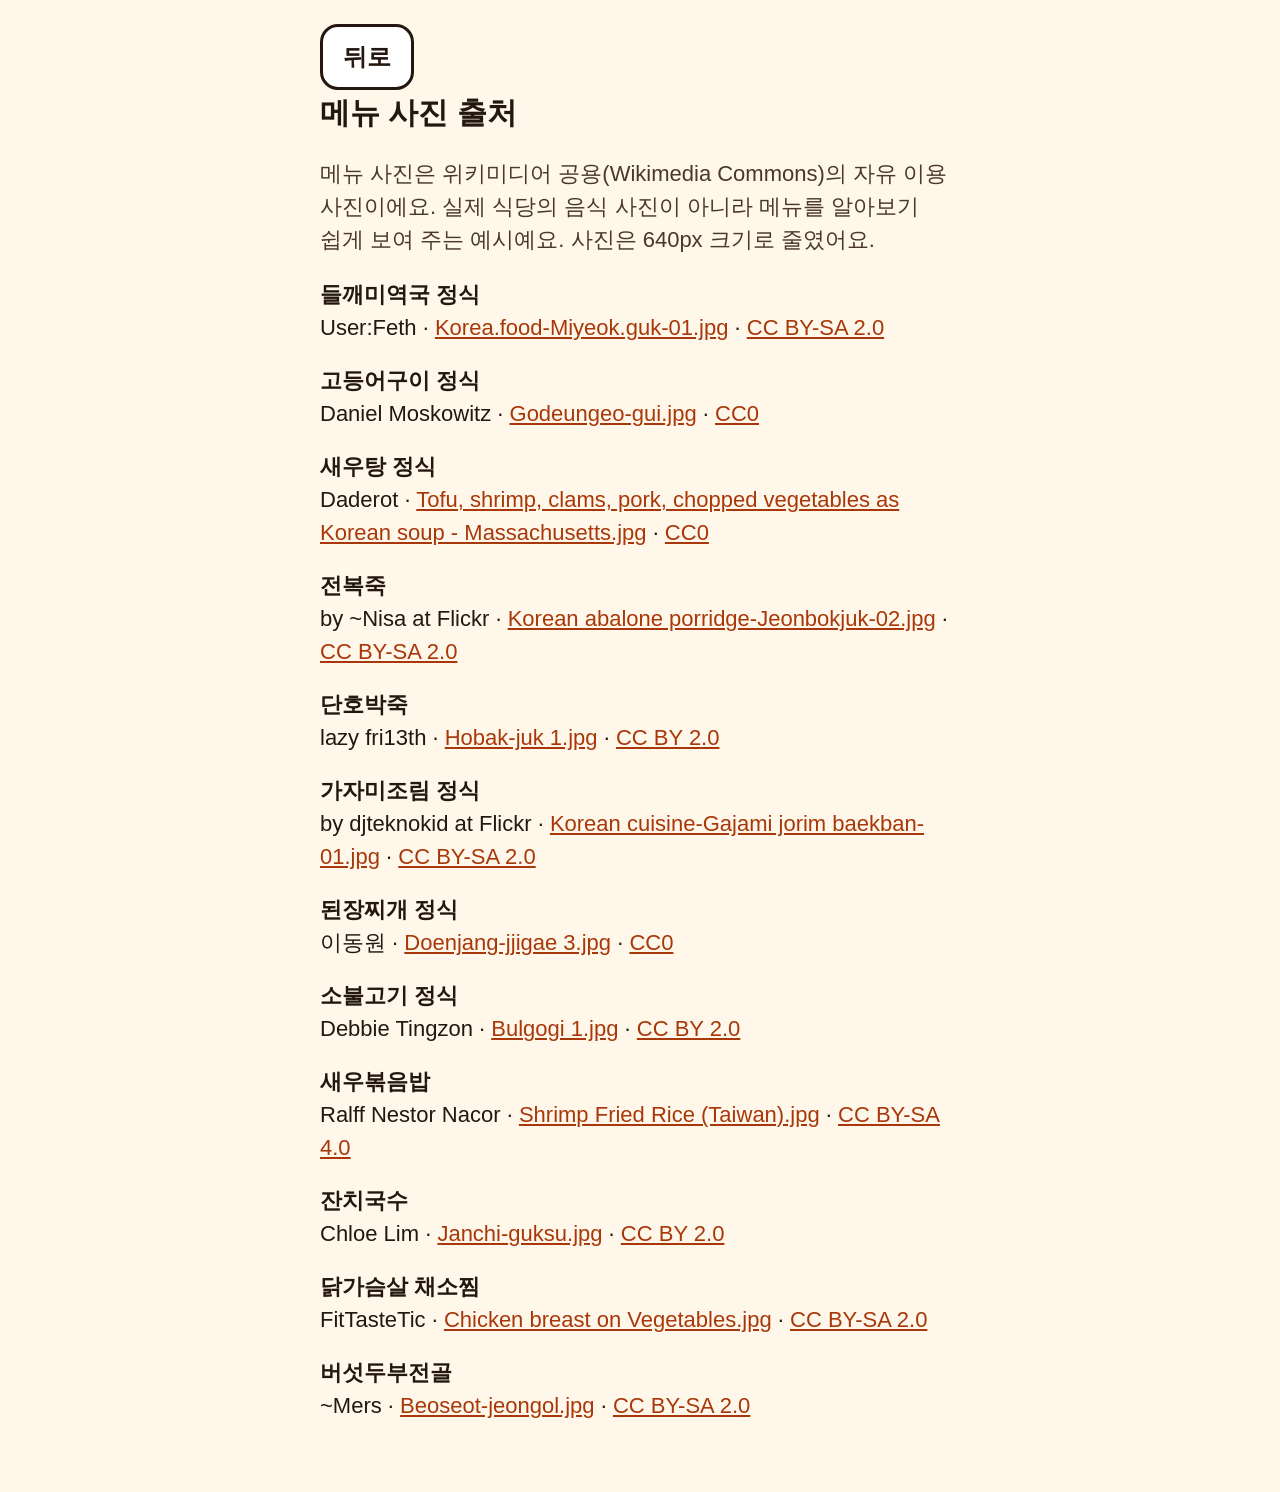
<file: src/mobile_world/assistant/webapp/static/credits.html>
<!doctype html>
<html lang="ko">
<head>
<meta charset="utf-8">
<meta name="viewport" content="width=device-width, initial-scale=1">
<title>밥마중 사진 출처</title>
<style>
:root{--bg:#FFF7EA;--ink:#241710;--sub:#4A3828;--accent:#A8380A}
body{margin:0;background:var(--bg);color:var(--ink);font-family:"Apple SD Gothic Neo","Noto Sans KR",sans-serif;font-size:22px;line-height:1.5;word-break:keep-all;overflow-wrap:anywhere}
main{max-width:640px;margin:0 auto;padding:24px 16px 48px}
h1{font-size:30px;margin:0 0 12px}
p{color:var(--sub)}
ul{list-style:none;padding:0;display:flex;flex-direction:column;gap:20px}
a{color:var(--accent)}
.back{display:inline-flex;align-items:center;min-height:60px;padding:0 20px;border:3px solid var(--ink);border-radius:18px;color:var(--ink);text-decoration:none;font-weight:800;font-size:24px;background:#fff}
</style>
</head>
<body>
<main>
<a class="back" href="javascript:history.back()">뒤로</a>
<h1>메뉴 사진 출처</h1>
<p>메뉴 사진은 위키미디어 공용(Wikimedia Commons)의 자유 이용 사진이에요. 실제 식당의 음식 사진이 아니라 메뉴를 알아보기 쉽게 보여 주는 예시예요. 사진은 640px 크기로 줄였어요.</p>
<ul><li><b>들깨미역국 정식</b><br>User:Feth · <a href="https://commons.wikimedia.org/wiki/File:Korea.food-Miyeok.guk-01.jpg">Korea.food-Miyeok.guk-01.jpg</a> · <a href="https://creativecommons.org/licenses/by-sa/2.0">CC BY-SA 2.0</a></li><li><b>고등어구이 정식</b><br>Daniel Moskowitz · <a href="https://commons.wikimedia.org/wiki/File:Godeungeo-gui.jpg">Godeungeo-gui.jpg</a> · <a href="http://creativecommons.org/publicdomain/zero/1.0/deed.en">CC0</a></li><li><b>새우탕 정식</b><br>Daderot · <a href="https://commons.wikimedia.org/wiki/File:Tofu,_shrimp,_clams,_pork,_chopped_vegetables_as_Korean_soup_-_Massachusetts.jpg">Tofu, shrimp, clams, pork, chopped vegetables as Korean soup - Massachusetts.jpg</a> · <a href="http://creativecommons.org/publicdomain/zero/1.0/deed.en">CC0</a></li><li><b>전복죽</b><br>by ~Nisa at Flickr · <a href="https://commons.wikimedia.org/wiki/File:Korean_abalone_porridge-Jeonbokjuk-02.jpg">Korean abalone porridge-Jeonbokjuk-02.jpg</a> · <a href="https://creativecommons.org/licenses/by-sa/2.0">CC BY-SA 2.0</a></li><li><b>단호박죽</b><br>lazy fri13th · <a href="https://commons.wikimedia.org/wiki/File:Hobak-juk_1.jpg">Hobak-juk 1.jpg</a> · <a href="https://creativecommons.org/licenses/by/2.0">CC BY 2.0</a></li><li><b>가자미조림 정식</b><br>by djteknokid at Flickr · <a href="https://commons.wikimedia.org/wiki/File:Korean_cuisine-Gajami_jorim_baekban-01.jpg">Korean cuisine-Gajami jorim baekban-01.jpg</a> · <a href="https://creativecommons.org/licenses/by-sa/2.0">CC BY-SA 2.0</a></li><li><b>된장찌개 정식</b><br>이동원 · <a href="https://commons.wikimedia.org/wiki/File:Doenjang-jjigae_3.jpg">Doenjang-jjigae 3.jpg</a> · <a href="http://creativecommons.org/publicdomain/zero/1.0/deed.en">CC0</a></li><li><b>소불고기 정식</b><br>Debbie Tingzon · <a href="https://commons.wikimedia.org/wiki/File:Bulgogi_1.jpg">Bulgogi 1.jpg</a> · <a href="https://creativecommons.org/licenses/by/2.0">CC BY 2.0</a></li><li><b>새우볶음밥</b><br>Ralff Nestor Nacor · <a href="https://commons.wikimedia.org/wiki/File:Shrimp_Fried_Rice_(Taiwan).jpg">Shrimp Fried Rice (Taiwan).jpg</a> · <a href="https://creativecommons.org/licenses/by-sa/4.0">CC BY-SA 4.0</a></li><li><b>잔치국수</b><br>Chloe Lim · <a href="https://commons.wikimedia.org/wiki/File:Janchi-guksu.jpg">Janchi-guksu.jpg</a> · <a href="https://creativecommons.org/licenses/by/2.0">CC BY 2.0</a></li><li><b>닭가슴살 채소찜</b><br>FitTasteTic · <a href="https://commons.wikimedia.org/wiki/File:Chicken_breast_on_Vegetables.jpg">Chicken breast on Vegetables.jpg</a> · <a href="https://creativecommons.org/licenses/by-sa/2.0">CC BY-SA 2.0</a></li><li><b>버섯두부전골</b><br>~Mers · <a href="https://commons.wikimedia.org/wiki/File:Beoseot-jeongol.jpg">Beoseot-jeongol.jpg</a> · <a href="https://creativecommons.org/licenses/by-sa/2.0">CC BY-SA 2.0</a></li></ul>
</main>
</body>
</html>
</file>
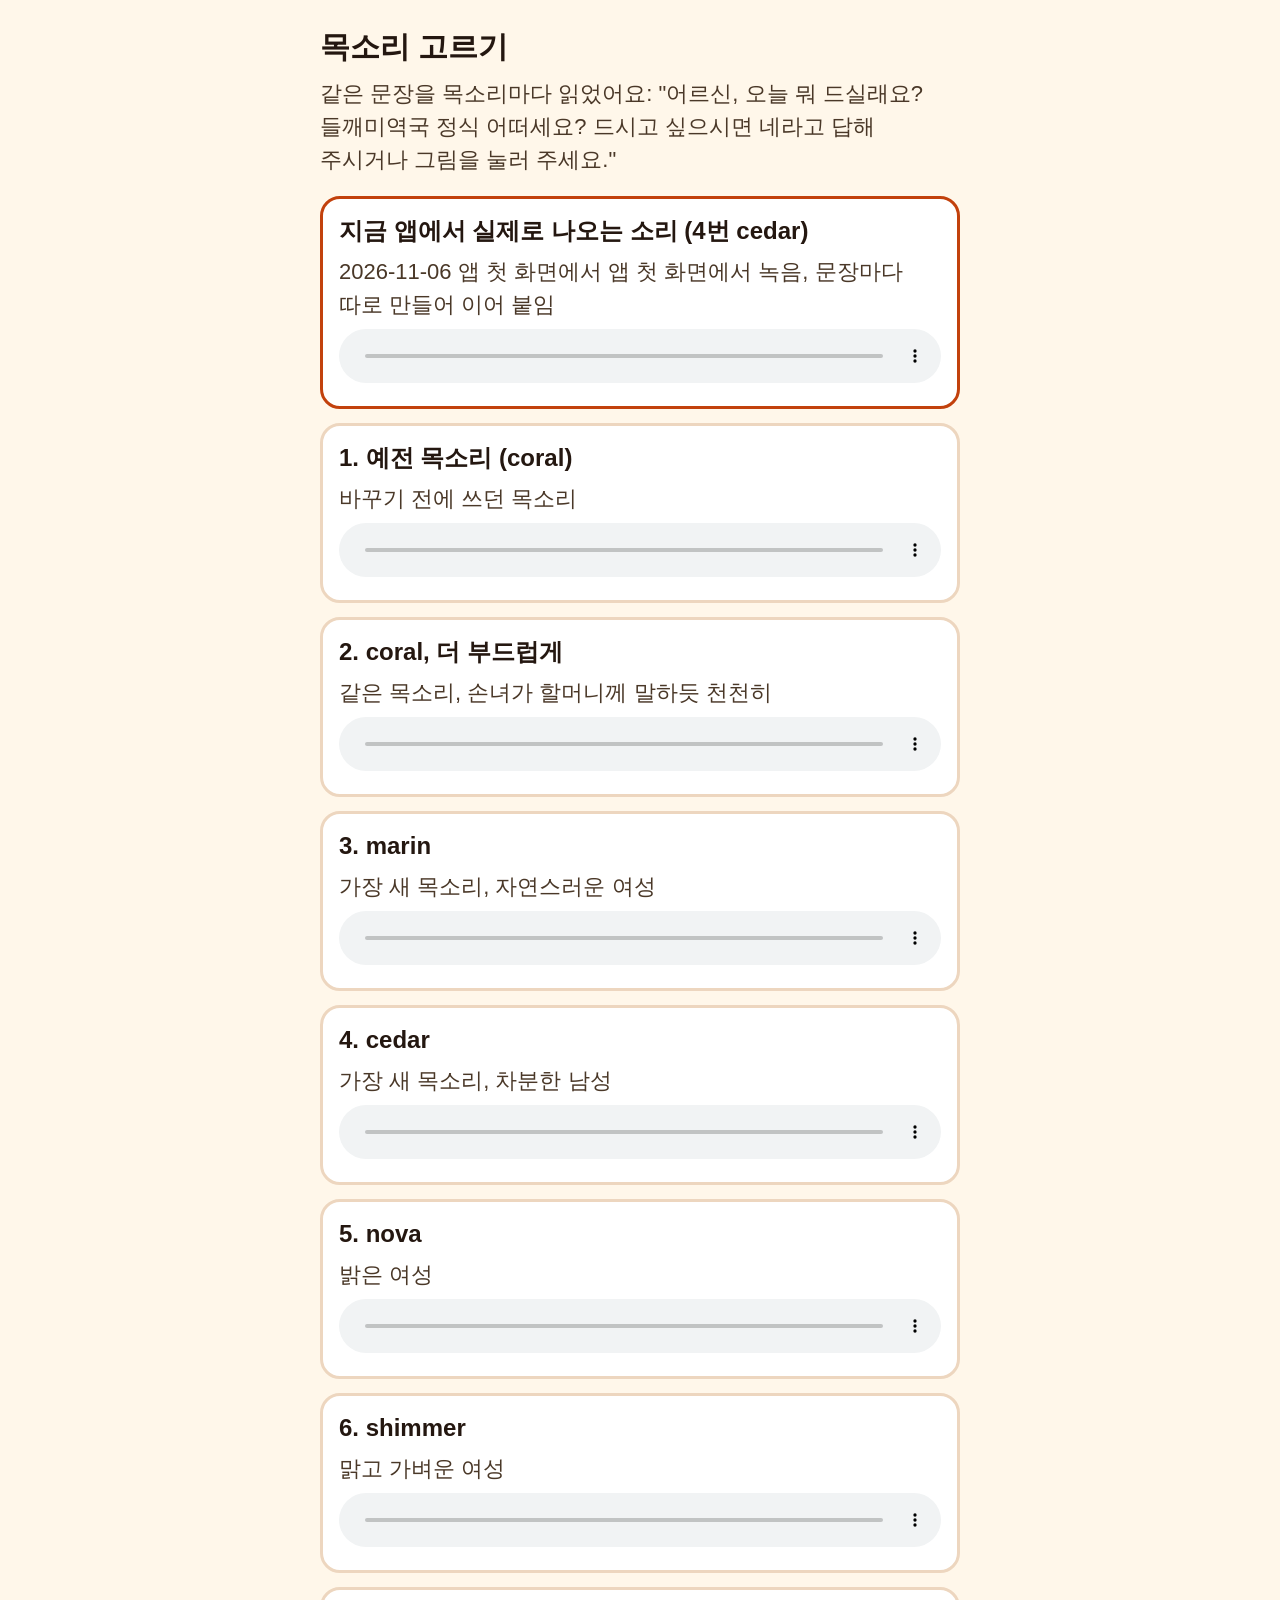
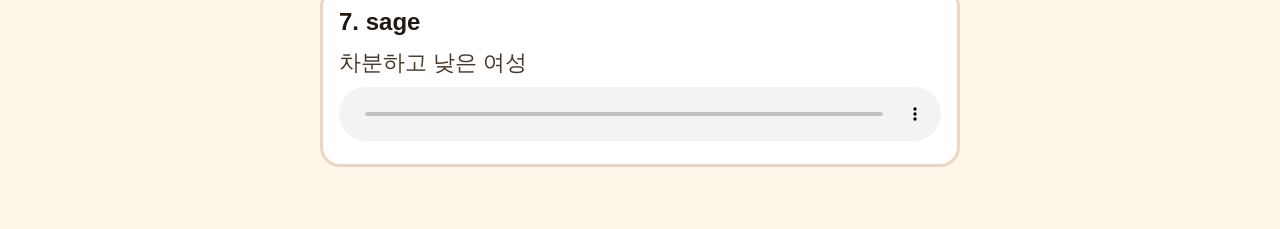
<file: src/mobile_world/assistant/webapp/static/voices.html>
<!doctype html>
<html lang="ko">
<head>
<meta charset="utf-8">
<meta name="viewport" content="width=device-width, initial-scale=1">
<title>밥마중 목소리 고르기</title>
<style>
:root { --bg:#FFF7EA; --ink:#241710; --sub:#4A3828; --accent:#C2410C; --line:#EDD6BF; }
body { margin:0; background:var(--bg); color:var(--ink); font-family:"Apple SD Gothic Neo","Noto Sans KR",sans-serif; font-size:22px; line-height:1.5; word-break:keep-all; }
main { max-width:640px; margin:0 auto; padding:24px 16px 48px; }
h1 { font-size:30px; margin:0 0 8px; }
p { color:var(--sub); margin:0 0 20px; }
.v { background:#fff; border:3px solid var(--line); border-radius:20px; padding:14px 16px; margin:0 0 14px; }
.v b { display:block; font-size:24px; margin-bottom:6px; }
.v span { display:block; font-size:22px; color:var(--sub); margin-bottom:8px; }
audio { width:100%; }
.now { border-color:var(--accent); }
</style>
</head>
<body>
<main>
<h1>목소리 고르기</h1>
<p>같은 문장을 목소리마다 읽었어요: "어르신, 오늘 뭐 드실래요? 들깨미역국 정식 어떠세요? 드시고 싶으시면 네라고 답해 주시거나 그림을 눌러 주세요."</p>
<div class="v now"><b>지금 앱에서 실제로 나오는 소리 (4번 cedar)</b><span>2026-11-06 앱 첫 화면에서 앱 첫 화면에서 녹음, 문장마다 따로 만들어 이어 붙임</span><audio controls preload="none" src="voices/0_app_now.mp3"></audio></div>
<div class="v"><b>1. 예전 목소리 (coral)</b><span>바꾸기 전에 쓰던 목소리</span><audio controls preload="none" src="voices/1_coral_now.mp3"></audio></div>
<div class="v"><b>2. coral, 더 부드럽게</b><span>같은 목소리, 손녀가 할머니께 말하듯 천천히</span><audio controls preload="none" src="voices/2_coral_warm.mp3"></audio></div>
<div class="v"><b>3. marin</b><span>가장 새 목소리, 자연스러운 여성</span><audio controls preload="none" src="voices/3_marin.mp3"></audio></div>
<div class="v"><b>4. cedar</b><span>가장 새 목소리, 차분한 남성</span><audio controls preload="none" src="voices/4_cedar.mp3"></audio></div>
<div class="v"><b>5. nova</b><span>밝은 여성</span><audio controls preload="none" src="voices/5_nova.mp3"></audio></div>
<div class="v"><b>6. shimmer</b><span>맑고 가벼운 여성</span><audio controls preload="none" src="voices/6_shimmer.mp3"></audio></div>
<div class="v"><b>7. sage</b><span>차분하고 낮은 여성</span><audio controls preload="none" src="voices/7_sage.mp3"></audio></div>
</main>
</body>
</html>
</file>
